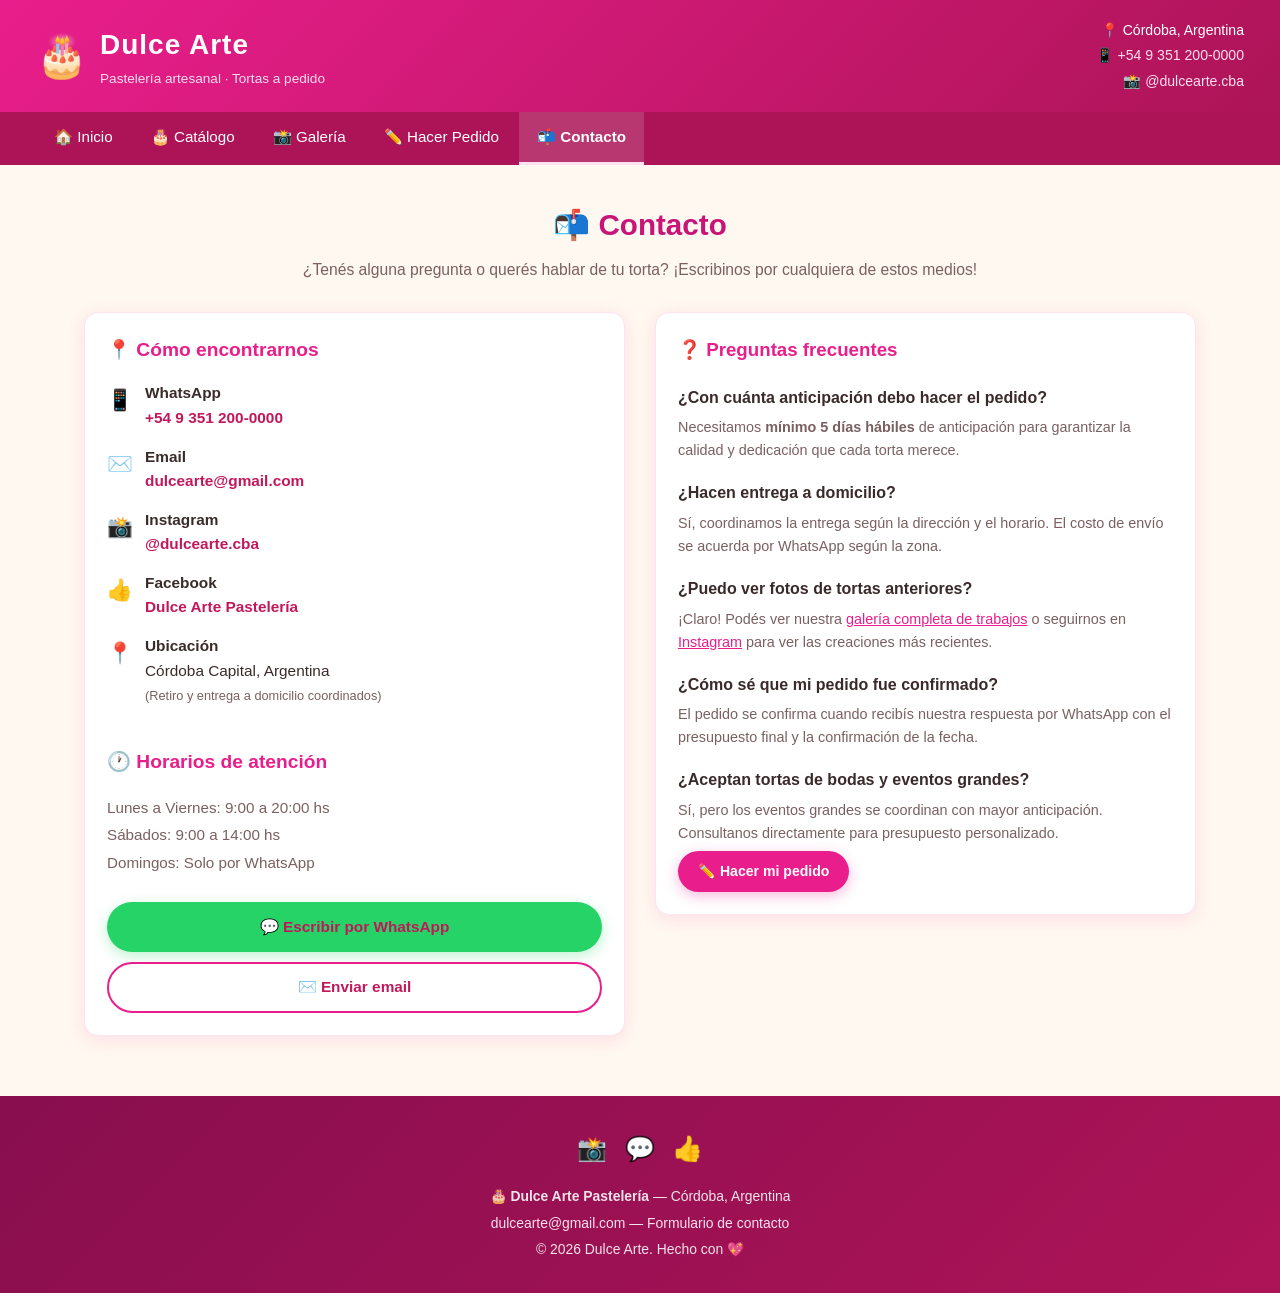
<file: contacto.html>
<!DOCTYPE html>
<html lang="es">
<head>
  <meta charset="UTF-8" />
  <meta name="viewport" content="width=device-width, initial-scale=1.0" />
  <title>Contacto — Dulce Arte Pastelería</title>
  <link rel="stylesheet" href="css/estilos.css" />
</head>
<body>

  <header>
    <!-- Logo como enlace — imagen/ícono que vuelve al inicio (Req. TP4) -->
    <a href="index.html" class="logo-link" title="Dulce Arte — Volver al inicio">
      <span class="logo-icon">🎂</span>
      <div class="logo-texto">
        <h1>Dulce Arte</h1>
        <p>Pastelería artesanal · Tortas a pedido</p>
      </div>
    </a>
    <div class="header-contacto">
      <div>📍 Córdoba, Argentina</div>
      <!-- Ruta absoluta externa + nueva pestaña -->
      <div>📱 <a href="https://wa.me/5493512000000" target="_blank" rel="noopener">+54 9 351 200-0000</a></div>
      <div>📸 <a href="https://www.instagram.com" target="_blank" rel="noopener">@dulcearte.cba</a></div>
    </div>
  </header>

  <!-- Menú global consistente — .activo en "Contacto" para indicar ubicación -->
  <nav>
    <a href="index.html">🏠 Inicio</a>
    <a href="catalogo.html">🎂 Catálogo</a>
    <a href="galeria.html">📸 Galería</a>
    <a href="pedido.html">✏️ Hacer Pedido</a>
    <a href="contacto.html" class="activo">📬 Contacto</a>
  </nav>

  <main>

    <div class="seccion-titulo">
      <h2>📬 Contacto</h2>
      <p>¿Tenés alguna pregunta o querés hablar de tu torta? ¡Escribinos por cualquiera de estos medios!</p>
    </div>

    <div class="contacto-grid">

      <!-- INFO DE CONTACTO -->
      <div class="contacto-info card-simple">
        <h3>📍 Cómo encontrarnos</h3>

        <div class="contacto-dato">
          <span class="icono">📱</span>
          <div>
            <strong>WhatsApp</strong><br />
            <!--
              RUTA ABSOLUTA externa + nueva pestaña (Req. TP4)
              Abre WhatsApp con mensaje predefinido
            -->
            <a href="https://wa.me/5493512000000?text=Hola%21+Quiero+consultar+por+una+torta"
               target="_blank" rel="noopener">
              +54 9 351 200-0000
            </a>
          </div>
        </div>

        <div class="contacto-dato">
          <span class="icono">✉️</span>
          <div>
            <strong>Email</strong><br />
            <!--
              ENLACE MAILTO (Req. TP4) — con subject y body predefinidos
              para facilitar el contacto al usuario (principio Krug)
            -->
            <a href="mailto:dulcearte@gmail.com?subject=Consulta%20sobre%20torta&body=Hola%2C%20me%20gustar%C3%ADa%20consultar%20sobre...">
              dulcearte@gmail.com
            </a>
          </div>
        </div>

        <div class="contacto-dato">
          <span class="icono">📸</span>
          <div>
            <strong>Instagram</strong><br />
            <!-- Ruta absoluta externa + nueva pestaña -->
            <a href="https://www.instagram.com" target="_blank" rel="noopener">@dulcearte.cba</a>
          </div>
        </div>

        <div class="contacto-dato">
          <span class="icono">👍</span>
          <div>
            <strong>Facebook</strong><br />
            <!-- Ruta absoluta externa + nueva pestaña -->
            <a href="https://www.facebook.com" target="_blank" rel="noopener">Dulce Arte Pastelería</a>
          </div>
        </div>

        <div class="contacto-dato">
          <span class="icono">📍</span>
          <div>
            <strong>Ubicación</strong><br />
            Córdoba Capital, Argentina<br />
            <small style="color:#7a6060;">(Retiro y entrega a domicilio coordinados)</small>
          </div>
        </div>

        <br />
        <h3>🕐 Horarios de atención</h3>
        <p style="color:#7a6060; font-size:0.95rem; line-height:1.8;">
          Lunes a Viernes: 9:00 a 20:00 hs<br />
          Sábados: 9:00 a 14:00 hs<br />
          Domingos: Solo por WhatsApp
        </p>

        <br />

        <!-- Botones de contacto rápido (simulación de botón con <a>) -->
        <div style="display:flex; flex-direction:column; gap:10px;">
          <!--
            SIMULACIÓN DE BOTÓN CON ENLACE (Req. TP4):
            .btn + .btn-whatsapp aplican display:inline-block,
            padding, background-color, text-decoration:none
          -->
          <a href="https://wa.me/5493512000000?text=Hola%21+Quiero+consultar+por+una+torta"
             target="_blank" rel="noopener" class="btn btn-whatsapp" style="text-align:center;">
            💬 Escribir por WhatsApp
          </a>

          <!--
            ENLACE MAILTO (Req. TP4) — estilizado como botón
          -->
          <a href="mailto:dulcearte@gmail.com?subject=Consulta%20sobre%20torta&body=Hola%2C%20me%20gustar%C3%ADa%20consultar%20sobre..."
             class="btn btn-outline" style="text-align:center;">
            ✉️ Enviar email
          </a>
        </div>
      </div>

      <!-- PREGUNTAS FRECUENTES -->
      <div class="card-simple">
        <h3 style="color:#e91e8c; margin-bottom:20px;">❓ Preguntas frecuentes</h3>

        <h3 style="font-size:1rem; color:#3a2a2a; margin-bottom:6px;">
          ¿Con cuánta anticipación debo hacer el pedido?
        </h3>
        <p style="color:#7a6060; font-size:0.9rem; margin-bottom:18px; line-height:1.6;">
          Necesitamos <strong>mínimo 5 días hábiles</strong> de anticipación para garantizar
          la calidad y dedicación que cada torta merece.
        </p>

        <h3 style="font-size:1rem; color:#3a2a2a; margin-bottom:6px;">
          ¿Hacen entrega a domicilio?
        </h3>
        <p style="color:#7a6060; font-size:0.9rem; margin-bottom:18px; line-height:1.6;">
          Sí, coordinamos la entrega según la dirección y el horario. El costo de envío
          se acuerda por WhatsApp según la zona.
        </p>

        <h3 style="font-size:1rem; color:#3a2a2a; margin-bottom:6px;">
          ¿Puedo ver fotos de tortas anteriores?
        </h3>
        <p style="color:#7a6060; font-size:0.9rem; margin-bottom:18px; line-height:1.6;">
          ¡Claro! Podés ver nuestra
          <!-- Ruta relativa interna -->
          <a href="galeria.html">galería completa de trabajos</a>
          o seguirnos en
          <a href="https://www.instagram.com" target="_blank" rel="noopener">Instagram</a>
          para ver las creaciones más recientes.
        </p>

        <h3 style="font-size:1rem; color:#3a2a2a; margin-bottom:6px;">
          ¿Cómo sé que mi pedido fue confirmado?
        </h3>
        <p style="color:#7a6060; font-size:0.9rem; margin-bottom:18px; line-height:1.6;">
          El pedido se confirma cuando recibís nuestra respuesta por WhatsApp con el
          presupuesto final y la confirmación de la fecha.
        </p>

        <h3 style="font-size:1rem; color:#3a2a2a; margin-bottom:6px;">
          ¿Aceptan tortas de bodas y eventos grandes?
        </h3>
        <p style="color:#7a6060; font-size:0.9rem; margin-bottom:6px; line-height:1.6;">
          Sí, pero los eventos grandes se coordinan con mayor anticipación.
          Consultanos directamente para presupuesto personalizado.
        </p>
        <a href="pedido.html" class="btn btn-rosa" style="font-size:0.88rem; padding:9px 20px;">
          ✏️ Hacer mi pedido
        </a>
      </div>

    </div>

  </main>

  <footer>
    <div class="footer-redes">
      <a href="https://www.instagram.com" target="_blank" rel="noopener">📸</a>
      <a href="https://wa.me/5493512000000" target="_blank" rel="noopener">💬</a>
      <a href="https://www.facebook.com" target="_blank" rel="noopener">👍</a>
    </div>
    <p>
      🎂 <strong>Dulce Arte Pastelería</strong> &mdash; Córdoba, Argentina<br />
      <!-- ENLACE MAILTO en el footer (Req. TP4) -->
      <a href="mailto:dulcearte@gmail.com">dulcearte@gmail.com</a> &mdash;
      <a href="contacto.html">Formulario de contacto</a><br />
      &copy; 2026 Dulce Arte. Hecho con 💖
    </p>
  </footer>

  <script src="js/pedidos.js"></script>
</body>
</html>
</file>
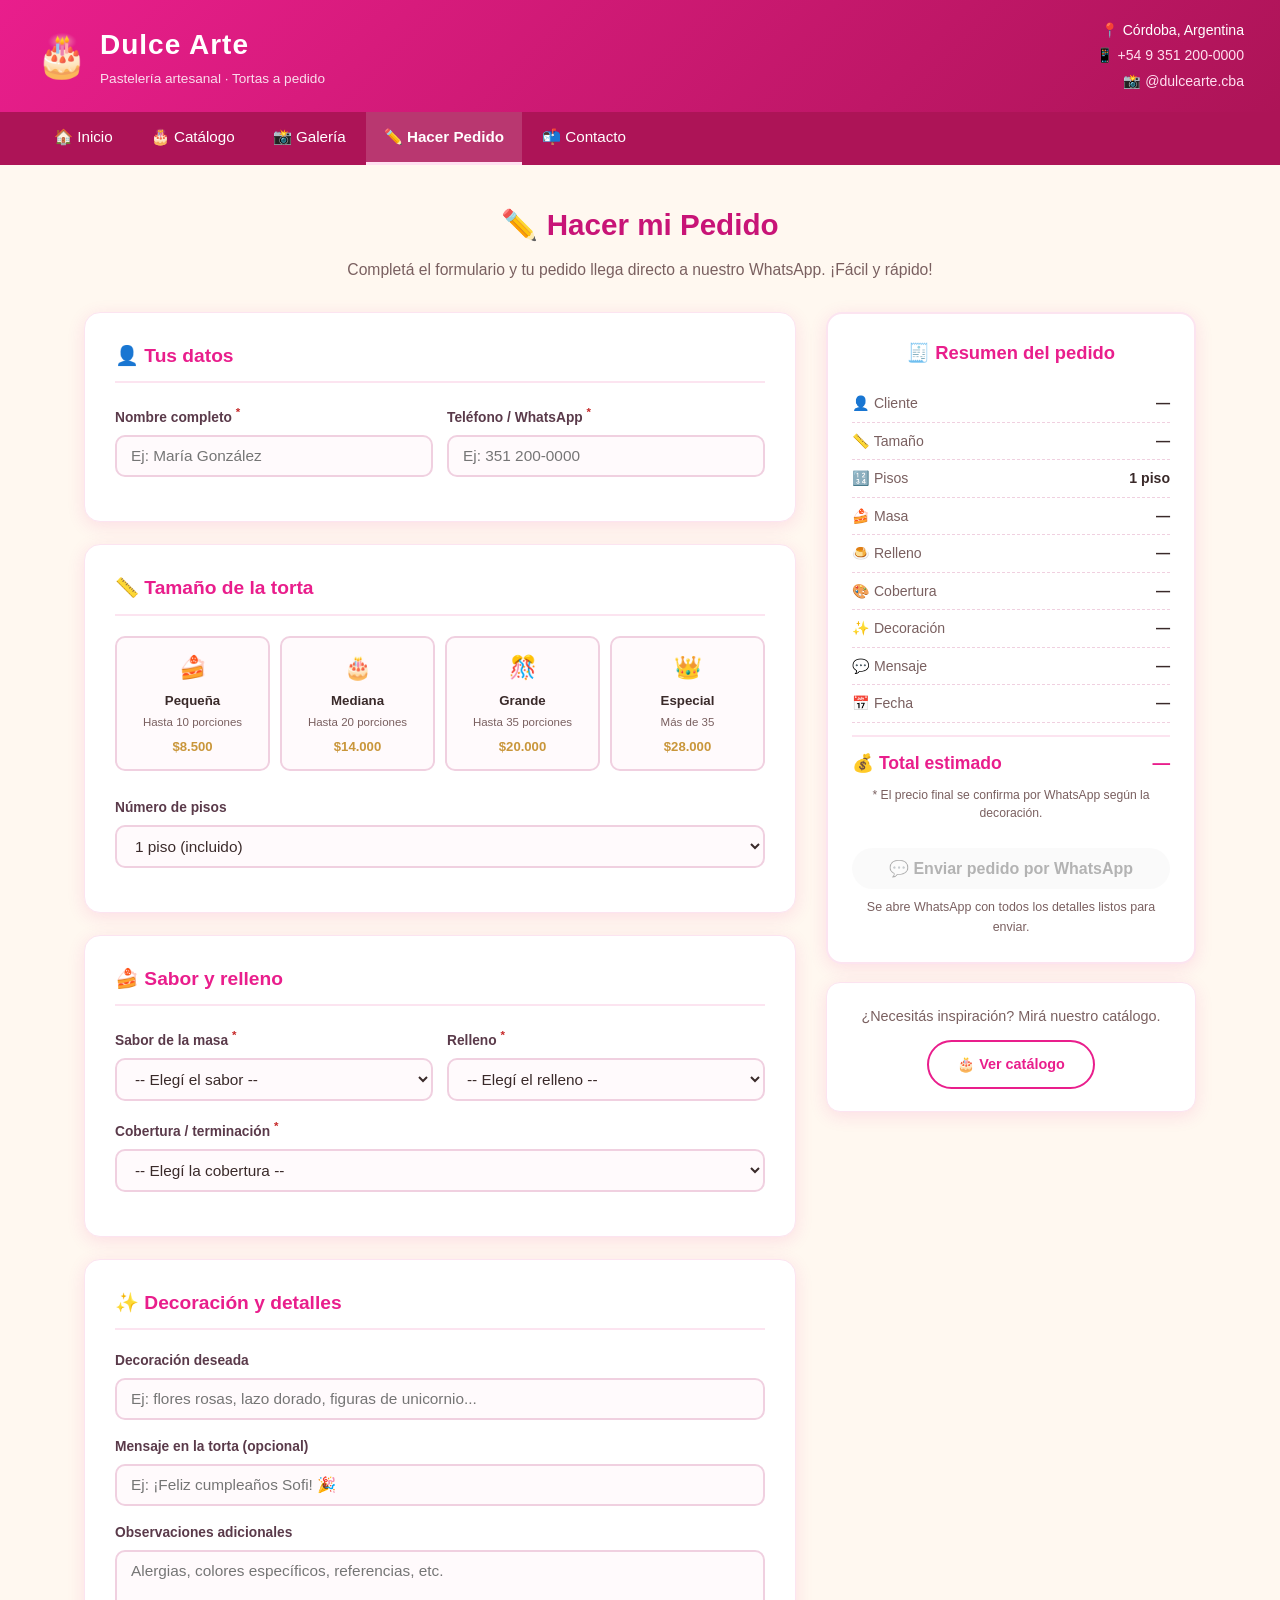
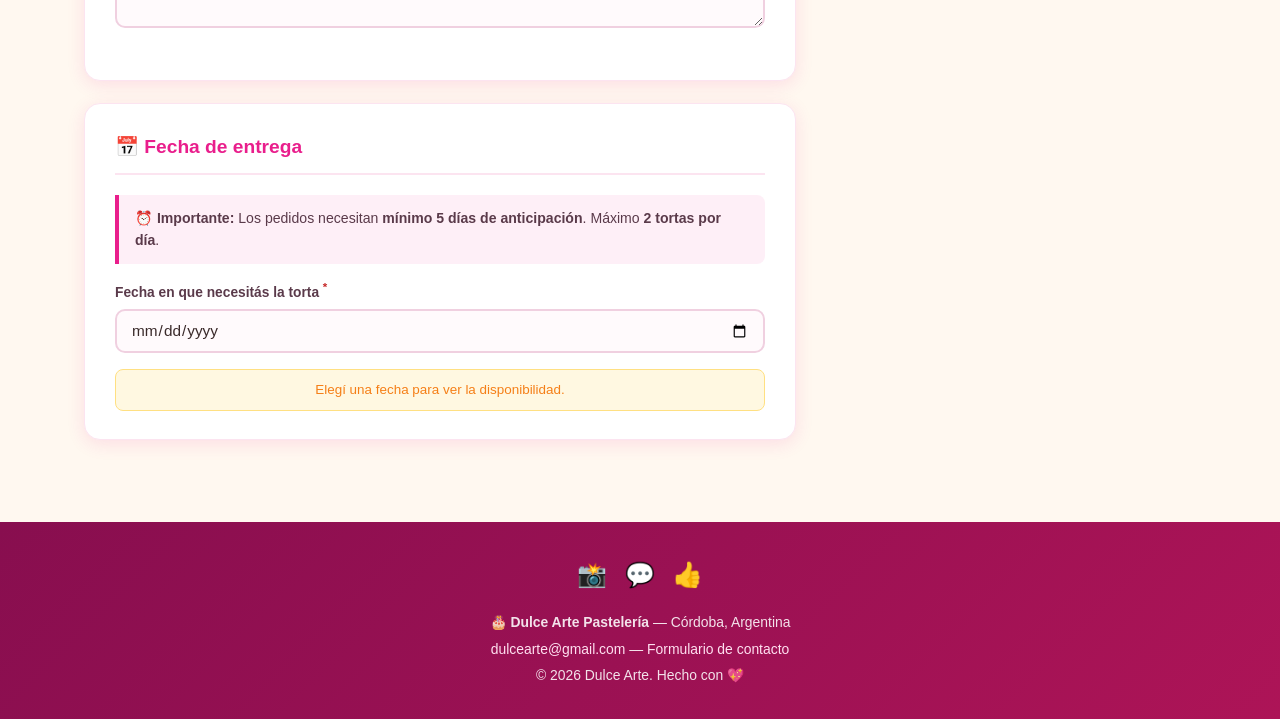
<file: pedido.html>
<!DOCTYPE html>
<html lang="es">
<head>
  <meta charset="UTF-8" />
  <meta name="viewport" content="width=device-width, initial-scale=1.0" />
  <title>Hacer Pedido — Dulce Arte Pastelería</title>
  <link rel="stylesheet" href="css/estilos.css" />
</head>
<body>

  <header>
    <a href="index.html" class="logo-link" title="Dulce Arte — Volver al inicio">
      <span class="logo-icon">🎂</span>
      <div class="logo-texto">
        <h1>Dulce Arte</h1>
        <p>Pastelería artesanal · Tortas a pedido</p>
      </div>
    </a>
    <div class="header-contacto">
      <div>📍 Córdoba, Argentina</div>
      <div>📱 <a href="https://wa.me/5493512000000" target="_blank" rel="noopener">+54 9 351 200-0000</a></div>
      <div>📸 <a href="https://www.instagram.com" target="_blank" rel="noopener">@dulcearte.cba</a></div>
    </div>
  </header>

  <nav>
    <a href="index.html">🏠 Inicio</a>
    <a href="catalogo.html">🎂 Catálogo</a>
    <a href="galeria.html">📸 Galería</a>
    <a href="pedido.html" class="activo">✏️ Hacer Pedido</a>
    <a href="contacto.html">📬 Contacto</a>
  </nav>

  <main>

    <div class="seccion-titulo">
      <h2>✏️ Hacer mi Pedido</h2>
      <p>Completá el formulario y tu pedido llega directo a nuestro WhatsApp. ¡Fácil y rápido!</p>
    </div>

    <div class="pedido-wrapper">

      <!-- FORMULARIO PRINCIPAL -->
      <div>
        <form id="form-pedido" onsubmit="return false;">

          <!-- DATOS DEL CLIENTE -->
          <div class="form-card">
            <h3>👤 Tus datos</h3>
            <div class="campos-dobles">
              <div class="campo-grupo" id="grupo-nombre">
                <label for="nombre-cliente">Nombre completo <sup style="color:#c62828;">*</sup></label>
                <input type="text" id="nombre-cliente" name="nombre-cliente"
                       placeholder="Ej: María González" autocomplete="name" />
                <span class="campo-error">Ingresá tu nombre (mínimo 2 caracteres).</span>
              </div>
              <div class="campo-grupo" id="grupo-telefono">
                <label for="telefono">Teléfono / WhatsApp <sup style="color:#c62828;">*</sup></label>
                <input type="tel" id="telefono" name="telefono"
                       placeholder="Ej: 351 200-0000" autocomplete="tel" />
                <span class="campo-error">Ingresá un teléfono válido.</span>
              </div>
            </div>
          </div>

          <!-- TAMAÑO -->
          <div class="form-card">
            <h3>📏 Tamaño de la torta</h3>
            <div class="opciones-tamanio" id="grupo-tamanio">
              <label>
                <input type="radio" name="tamanio" value="pequena" />
                <span class="tamanio-box">
                  <span class="tam-icon">🍰</span>
                  <span class="tam-nombre">Pequeña</span>
                  <span class="tam-porciones">Hasta 10 porciones</span>
                  <span class="tam-precio">$8.500</span>
                </span>
              </label>
              <label>
                <input type="radio" name="tamanio" value="mediana" />
                <span class="tamanio-box">
                  <span class="tam-icon">🎂</span>
                  <span class="tam-nombre">Mediana</span>
                  <span class="tam-porciones">Hasta 20 porciones</span>
                  <span class="tam-precio">$14.000</span>
                </span>
              </label>
              <label>
                <input type="radio" name="tamanio" value="grande" />
                <span class="tamanio-box">
                  <span class="tam-icon">🎊</span>
                  <span class="tam-nombre">Grande</span>
                  <span class="tam-porciones">Hasta 35 porciones</span>
                  <span class="tam-precio">$20.000</span>
                </span>
              </label>
              <label>
                <input type="radio" name="tamanio" value="especial" />
                <span class="tamanio-box">
                  <span class="tam-icon">👑</span>
                  <span class="tam-nombre">Especial</span>
                  <span class="tam-porciones">Más de 35</span>
                  <span class="tam-precio">$28.000</span>
                </span>
              </label>
            </div>
            <br />
            <div class="campo-grupo">
              <label for="pisos">Número de pisos</label>
              <select id="pisos" name="pisos">
                <option value="1">1 piso (incluido)</option>
                <option value="2">2 pisos (+$5.000)</option>
                <option value="3">3 pisos (+$12.000)</option>
              </select>
            </div>
          </div>

          <!-- SABOR Y RELLENO -->
          <div class="form-card">
            <h3>🍰 Sabor y relleno</h3>
            <div class="campos-dobles">
              <div class="campo-grupo" id="grupo-sabor">
                <label for="sabor">Sabor de la masa <sup style="color:#c62828;">*</sup></label>
                <select id="sabor" name="sabor">
                  <option value="">-- Elegí el sabor --</option>
                  <option value="vainilla">Vainilla clásica</option>
                  <option value="chocolate">Chocolate</option>
                  <option value="limon">Limón</option>
                  <option value="zanahoria">Zanahoria</option>
                  <option value="red-velvet">Red Velvet</option>
                  <option value="margarita">Mármol (vainilla y chocolate)</option>
                  <option value="banana">Banana</option>
                  <option value="coco">Coco</option>
                </select>
                <span class="campo-error">Elegí el sabor de la masa.</span>
              </div>
              <div class="campo-grupo" id="grupo-relleno">
                <label for="relleno">Relleno <sup style="color:#c62828;">*</sup></label>
                <select id="relleno" name="relleno">
                  <option value="">-- Elegí el relleno --</option>
                  <option value="dulce-leche">Dulce de leche</option>
                  <option value="chocolate">Ganache de chocolate</option>
                  <option value="vainilla-crema">Crema pastelera de vainilla</option>
                  <option value="frutillas">Crema y frutillas (+$500)</option>
                  <option value="limon">Crema de limón (+$500)</option>
                  <option value="nutella">Nutella (+$800)</option>
                  <option value="cheesecake">Cheesecake (+$800)</option>
                  <option value="tiramisú">Tiramisú (+$1.000)</option>
                </select>
                <span class="campo-error">Elegí el relleno.</span>
              </div>
            </div>
            <div class="campo-grupo" id="grupo-cobertura">
              <label for="cobertura">Cobertura / terminación <sup style="color:#c62828;">*</sup></label>
              <select id="cobertura" name="cobertura">
                <option value="">-- Elegí la cobertura --</option>
                <option value="fondant">Fondant liso (+$1.500) — Ideal para decoraciones temáticas</option>
                <option value="buttercream">Buttercream (+$800) — Suave y decorativa</option>
                <option value="ganache">Ganache de chocolate (+$1.000)</option>
                <option value="merengue">Merengue suizo (+$600) — Clásico y elegante</option>
                <option value="chocolate-espejo">Chocolate espejo (+$1.200)</option>
              </select>
              <span class="campo-error">Elegí la cobertura.</span>
            </div>
          </div>

          <!-- DECORACIÓN -->
          <div class="form-card">
            <h3>✨ Decoración y detalles</h3>
            <div class="campo-grupo">
              <label for="decoracion">Decoración deseada</label>
              <input type="text" id="decoracion" name="decoracion"
                     placeholder="Ej: flores rosas, lazo dorado, figuras de unicornio..." />
            </div>
            <div class="campo-grupo">
              <label for="mensaje-torta">Mensaje en la torta (opcional)</label>
              <input type="text" id="mensaje-torta" name="mensaje-torta"
                     placeholder="Ej: ¡Feliz cumpleaños Sofi! 🎉" maxlength="50" />
            </div>
            <div class="campo-grupo">
              <label for="observaciones">Observaciones adicionales</label>
              <textarea id="observaciones" name="observaciones"
                        placeholder="Alergias, colores específicos, referencias, etc."></textarea>
            </div>
          </div>

          <!-- FECHA -->
          <div class="form-card">
            <h3>📅 Fecha de entrega</h3>
            <div class="aviso-info">
              ⏰ <strong>Importante:</strong> Los pedidos necesitan <strong>mínimo 5 días de anticipación</strong>.
              Máximo <strong>2 tortas por día</strong>.
            </div>
            <div class="campo-grupo" id="grupo-fecha-entrega">
              <label for="fecha-entrega">Fecha en que necesitás la torta <sup style="color:#c62828;">*</sup></label>
              <input type="date" id="fecha-entrega" name="fecha-entrega" />
              <span class="campo-error">Elegí una fecha válida.</span>
            </div>
            <div id="disponibilidad-aviso" class="disponibilidad-aviso vacio">
              Elegí una fecha para ver la disponibilidad.
            </div>
          </div>

        </form>
      </div>

      <!-- RESUMEN -->
      <div>
        <div class="resumen-card">
          <h3>🧾 Resumen del pedido</h3>
          <div class="resumen-linea"><span class="etiqueta">👤 Cliente</span><span class="valor" id="res-nombre">—</span></div>
          <div class="resumen-linea"><span class="etiqueta">📏 Tamaño</span><span class="valor" id="res-tamanio">—</span></div>
          <div class="resumen-linea"><span class="etiqueta">🔢 Pisos</span><span class="valor" id="res-pisos">—</span></div>
          <div class="resumen-linea"><span class="etiqueta">🍰 Masa</span><span class="valor" id="res-sabor">—</span></div>
          <div class="resumen-linea"><span class="etiqueta">🍮 Relleno</span><span class="valor" id="res-relleno">—</span></div>
          <div class="resumen-linea"><span class="etiqueta">🎨 Cobertura</span><span class="valor" id="res-cobertura">—</span></div>
          <div class="resumen-linea"><span class="etiqueta">✨ Decoración</span><span class="valor" id="res-decoracion">—</span></div>
          <div class="resumen-linea"><span class="etiqueta">💬 Mensaje</span><span class="valor" id="res-mensaje">—</span></div>
          <div class="resumen-linea"><span class="etiqueta">📅 Fecha</span><span class="valor" id="res-fecha">—</span></div>
          <div class="resumen-total">
            <span>💰 Total estimado</span>
            <span id="res-total">—</span>
          </div>
          <p style="font-size:0.76rem; color:#7a6060; margin-top:9px; text-align:center; line-height:1.5;">
            * El precio final se confirma por WhatsApp según la decoración.
          </p>
          <br />
          <!--
            BOTÓN SIMULADO CON ENLACE — el <button> también actúa con
            display:block + padding + background en el CSS (.btn-whatsapp)
          -->
          <button id="btn-enviar-pedido" class="btn btn-whatsapp" style="width:100%; font-size:1rem;" disabled>
            💬 Enviar pedido por WhatsApp
          </button>
          <p style="font-size:0.78rem; color:#7a6060; text-align:center; margin-top:9px;">
            Se abre WhatsApp con todos los detalles listos para enviar.
          </p>
        </div>

        <!-- Ver catálogo para inspirarse -->
        <div class="card-simple" style="margin-top:18px; text-align:center;">
          <p style="font-size:0.9rem; color:#7a6060; margin-bottom:12px;">
            ¿Necesitás inspiración? Mirá nuestro catálogo.
          </p>
          <!-- Ruta relativa interna -->
          <a href="catalogo.html" class="btn btn-outline" style="font-size:0.9rem;">🎂 Ver catálogo</a>
        </div>
      </div>

    </div>

  </main>

  <!-- Modal éxito -->
  <div id="modal-exito" class="modal-overlay">
    <div class="modal-box">
      <div class="modal-icon">🎉</div>
      <h3>¡Pedido enviado!</h3>
      <p>
        Tu pedido fue enviado a nuestro WhatsApp.
        <strong>Vamos a confirmarlo a la brevedad.</strong><br /><br />
        El pedido queda confirmado una vez que recibas nuestra respuesta.
      </p>
      <button id="modal-cerrar" class="btn btn-rosa" style="width:100%;">¡Perfecto, gracias!</button>
    </div>
  </div>

  <footer>
    <div class="footer-redes">
      <a href="https://www.instagram.com" target="_blank" rel="noopener">📸</a>
      <a href="https://wa.me/5493512000000" target="_blank" rel="noopener">💬</a>
      <a href="https://www.facebook.com" target="_blank" rel="noopener">👍</a>
    </div>
    <p>🎂 <strong>Dulce Arte Pastelería</strong> &mdash; Córdoba, Argentina<br />
    <a href="mailto:dulcearte@gmail.com">dulcearte@gmail.com</a> &mdash;
    <a href="contacto.html">Formulario de contacto</a><br />
    &copy; 2026 Dulce Arte. Hecho con 💖</p>
  </footer>

  <script src="js/pedidos.js"></script>
</body>
</html>
</file>
<file: css/estilos.css>
/* =====================================================
   Dulce Arte Pastelería — TP4: Navegación y UX
   Laboratorio de Programación - 6° G
   =====================================================

   PALETA DE COLORES (armónica, base rosa pastel):
   --rosa-fuerte:  #c2185b   (énfasis, activos)
   --rosa:         #e91e8c   (principal)
   --rosa-claro:   #fce4f0   (fondos suaves)
   --dorado:       #c9963a   (precios, detalles)
   --crema:        #fff8f0   (fondo general)
   --texto:        #3a2a2a   (texto principal)
   --texto-suave:  #7a6060   (texto secundario)
   ===================================================== */

/* ── RESET ── */
* {
  box-sizing: border-box;
  margin: 0;
  padding: 0;
}

/* ── VARIABLES CSS ── */
:root {
  --rosa-fuerte: #c2185b;
  --rosa:        #e91e8c;
  --rosa-hover:  #ad1457;
  --rosa-claro:  #fce4f0;
  --dorado:      #c9963a;
  --crema:       #fff8f0;
  --gris-suave:  #f5f5f5;
  --texto:       #3a2a2a;
  --texto-suave: #7a6060;
  --sombra:      0 4px 18px rgba(233, 30, 140, 0.12);
}

/* ── BODY ── */
body {
  font-family: 'Segoe UI', Arial, sans-serif;
  font-size: 16px;
  /* Color con hexadecimal */
  background-color: #fff8f0;
  color: #3a2a2a;
  line-height: 1.6;
}

/* ==============================================
   ESTADOS DE LOS ENLACES — Requisito TP4
   Se definen TODOS los pseudo-selectores:
   :link, :visited, :hover, :active
   ============================================== */

/* Estado :link — enlace no visitado */
a:link {
  color: #e91e8c;
  text-decoration: underline;
  transition: color 0.2s ease, background-color 0.2s ease;
}

/* Estado :visited — enlace ya visitado */
a:visited {
  /* Color con RGB — ligeramente más apagado para indicar "ya visitado" */
  color: rgb(150, 30, 100);
  text-decoration: underline;
}

/* Estado :hover — al pasar el mouse encima (feedback visual claro) */
a:hover {
  /* Color con HSL */
  color: hsl(330, 80%, 35%);
  text-decoration: none;
  /* Fondo suave con RGBA — "ilumina" el link al pasar */
  background-color: rgba(233, 30, 140, 0.08);
  border-radius: 3px;
}

/* Estado :active — al hacer clic */
a:active {
  color: #7b0037;
  text-decoration: none;
}

/* ── HEADER ── */
header {
  /* Gradiente con hexadecimales */
  background: linear-gradient(135deg, #e91e8c 0%, #ad1457 100%);
  color: white;
  padding: 18px 36px;
  display: flex;                /* Flexbox: logo a la izquierda, contacto a la derecha */
  align-items: center;
  justify-content: space-between;
  box-shadow: 0 3px 12px rgba(0, 0, 0, 0.18);
}

/* Logo como enlace — resetea los colores del <a> dentro del header */
.logo-link {
  display: flex;
  align-items: center;
  gap: 12px;
  text-decoration: none;         /* Sin subrayado en el logo */
  color: white;                  /* Sobreescribe el color :link global */
}

.logo-link:link,
.logo-link:visited {
  color: white;
  background-color: transparent;
  text-decoration: none;
}

.logo-link:hover {
  color: #ffe0f0;
  background-color: transparent;
  text-decoration: none;
  opacity: 0.9;
}

.logo-link:active {
  color: #ffc0d8;
  background-color: transparent;
}

.logo-icon {
  font-size: 2.6rem;
}

.logo-texto h1 {
  font-size: 1.75rem;
  font-weight: 700;
  letter-spacing: 1px;
}

.logo-texto p {
  font-size: 0.85rem;
  /* Color con RGBA */
  color: rgba(255, 255, 255, 0.85);
}

/* Contacto en el header */
.header-contacto {
  text-align: right;
  font-size: 0.88rem;
  line-height: 1.8;
}

/* Links dentro del header contacto */
.header-contacto a:link,
.header-contacto a:visited {
  color: #ffe0f0;
  background-color: transparent;
  text-decoration: none;
}

.header-contacto a:hover {
  color: white;
  text-decoration: underline;
  background-color: transparent;
}

/* ── NAVEGACIÓN ── */
nav {
  background-color: #ad1457;
  padding: 0 36px;
  display: flex;
  align-items: center;
  gap: 2px;
}

/* Links del menú — sobrescriben los estilos globales de <a> */
nav a:link,
nav a:visited {
  color: white;
  text-decoration: none;
  background-color: transparent;
  padding: 13px 18px;
  display: inline-block;
  font-size: 0.95rem;
  border-bottom: 3px solid transparent;
  transition: background-color 0.2s ease, border-color 0.2s ease;
}

/* Feedback visual en hover del menú — el usuario sabe que es clickeable */
nav a:hover {
  color: white;
  background-color: rgba(255, 255, 255, 0.18);
  border-radius: 0;
  text-decoration: none;
}

nav a:active {
  background-color: rgba(255, 255, 255, 0.35);
  color: white;
}

/* "Usted está aquí" — Principio de Krug */
nav a.activo {
  border-bottom: 3px solid #ffe0f0;
  font-weight: 700;
  background-color: rgba(255, 255, 255, 0.15);
}

/* ── CONTENIDO PRINCIPAL ── */
main {
  max-width: 1160px;
  margin: 0 auto;
  /* Margin shorthand: top right bottom left */
  padding: 36px 24px 60px;
}

/* ── HERO ── */
.hero {
  background: linear-gradient(135deg, #fce4f0 0%, #fff8f0 100%);
  padding: 56px 36px;
  text-align: center;
  border-bottom: 2px solid #f8bbd9;
  margin-bottom: 0;
}

.hero h2 {
  font-size: 2.3rem;
  color: #e91e8c;
  margin-bottom: 12px;
}

.hero p {
  font-size: 1.05rem;
  color: #7a6060;
  max-width: 540px;
  margin: 0 auto 28px;
}

.hero-btns {
  display: flex;
  gap: 14px;
  justify-content: center;
  flex-wrap: wrap;
}

/* ==============================================
   SIMULACIÓN DE BOTONES CON ENLACES — Req. TP4
   display: inline-block + padding + background
   + text-decoration: none
   ============================================== */
.btn {
  display: inline-block;          /* Permite padding/margin como bloque */
  padding: 11px 28px;             /* Espacio interior (box model) */
  border-radius: 30px;
  border: none;
  cursor: pointer;
  font-size: 0.96rem;
  font-weight: 600;
  text-decoration: none;          /* Elimina el subrayado de enlace */
  transition: all 0.2s ease;
  font-family: inherit;
}

/* Botón rosa principal */
.btn-rosa:link,
.btn-rosa:visited {
  background-color: #e91e8c;
  color: white;
  text-decoration: none;
  box-shadow: 0 4px 14px rgba(233, 30, 140, 0.30);
}

.btn-rosa:hover {
  background-color: #ad1457;
  color: white;
  text-decoration: none;
  transform: translateY(-2px);
  box-shadow: 0 6px 18px rgba(233, 30, 140, 0.40);
  background-image: none;        /* Anula el fondo RGBA del hover global */
}

.btn-rosa:active {
  background-color: #7b0037;
  color: white;
  text-decoration: none;
  transform: translateY(0);
}

/* Botón contorno */
.btn-outline:link,
.btn-outline:visited {
  background-color: white;
  color: #e91e8c;
  border: 2px solid #e91e8c;
  text-decoration: none;
}

.btn-outline:hover {
  background-color: #fce4f0;
  color: #ad1457;
  text-decoration: none;
}

.btn-outline:active {
  background-color: #f8bbd9;
  color: #7b0037;
  text-decoration: none;
}

/* Botón WhatsApp */
.btn-whatsapp:link,
.btn-whatsapp:visited {
  background-color: #25d366;
  color: white;
  text-decoration: none;
  padding: 13px 30px;
  box-shadow: 0 4px 14px rgba(37, 211, 102, 0.30);
}

.btn-whatsapp:hover {
  background-color: #1ebe5d;
  color: white;
  text-decoration: none;
  transform: translateY(-2px);
}

.btn-whatsapp:active {
  background-color: #17a84d;
  color: white;
  text-decoration: none;
}

/* ── SECCIÓN TÍTULO ── */
.seccion-titulo {
  text-align: center;
  margin-bottom: 30px;
}

.seccion-titulo h2 {
  font-size: 1.85rem;
  /* Color con HSL */
  color: hsl(327, 82%, 43%);
  margin-bottom: 8px;
}

.seccion-titulo p {
  color: #7a6060;
  font-size: 0.98rem;
}

/* ── CARDS DEL CATÁLOGO ── */
.catalogo-grid {
  display: grid;
  grid-template-columns: repeat(auto-fill, minmax(280px, 1fr));
  gap: 24px;
  margin-bottom: 40px;
}

.torta-card {
  background: white;
  border-radius: 16px;
  overflow: hidden;
  box-shadow: var(--sombra);
  border: 1px solid #fce4f0;
  transition: transform 0.22s, box-shadow 0.22s;
}

.torta-card:hover {
  transform: translateY(-5px);
  box-shadow: 0 10px 30px rgba(233, 30, 140, 0.20);
}

.torta-card img {
  width: 100%;
  height: 210px;
  object-fit: cover;
  display: block;
}

.torta-card-info {
  padding: 16px 18px;
}

.torta-card-info h3 {
  color: #3a2a2a;
  font-size: 1.08rem;
  margin-bottom: 7px;
}

.tag {
  display: inline-block;
  background: #fce4f0;
  color: #e91e8c;
  font-size: 0.74rem;
  font-weight: 700;
  padding: 3px 10px;
  border-radius: 12px;
  margin-right: 4px;
  margin-bottom: 8px;
}

.torta-card-info p {
  font-size: 0.87rem;
  color: #7a6060;
  margin-bottom: 12px;
  line-height: 1.5;
}

.precio {
  font-size: 1.12rem;
  font-weight: 700;
  /* Color con RGB */
  color: rgb(201, 150, 58);
  margin-bottom: 12px;
}

/* ── FILTROS ── */
.filtros {
  display: flex;
  gap: 10px;
  flex-wrap: wrap;
  justify-content: center;
  margin-bottom: 26px;
}

.filtro-btn {
  padding: 7px 18px;
  border-radius: 20px;
  border: 2px solid #e91e8c;
  background: white;
  color: #e91e8c;
  cursor: pointer;
  font-size: 0.87rem;
  font-weight: 600;
  transition: all 0.18s;
  font-family: inherit;
}

.filtro-btn:hover,
.filtro-btn.activo {
  background: #e91e8c;
  color: white;
}

/* ── GALERÍA ── */
.galeria-grid {
  display: grid;
  grid-template-columns: repeat(auto-fill, minmax(210px, 1fr));
  gap: 14px;
}

.galeria-item {
  border-radius: 12px;
  overflow: hidden;
  aspect-ratio: 1;
  cursor: pointer;
  position: relative;
  box-shadow: 0 3px 10px rgba(0, 0, 0, 0.12);
  transition: transform 0.2s;
}

.galeria-item:hover {
  transform: scale(1.03);
}

.galeria-item img {
  width: 100%;
  height: 100%;
  object-fit: cover;
  display: block;
}

.galeria-item .overlay {
  position: absolute;
  inset: 0;
  background: rgba(233, 30, 140, 0.55);
  color: white;
  display: flex;
  align-items: center;
  justify-content: center;
  font-size: 0.95rem;
  font-weight: 600;
  opacity: 0;
  transition: opacity 0.2s;
  padding: 10px;
  text-align: center;
}

.galeria-item:hover .overlay {
  opacity: 1;
}

/* ── LIGHTBOX ── */
.lightbox {
  display: none;
  position: fixed;
  inset: 0;
  background: rgba(0, 0, 0, 0.90);
  z-index: 1000;
  align-items: center;
  justify-content: center;
  flex-direction: column;
  padding: 20px;
}

.lightbox.activo {
  display: flex;
}

.lightbox img {
  max-width: 90vw;
  max-height: 76vh;
  border-radius: 12px;
  object-fit: contain;
}

.lightbox-caption {
  color: white;
  margin-top: 14px;
  font-size: 0.98rem;
  text-align: center;
}

.lightbox-cerrar {
  position: absolute;
  top: 18px;
  right: 26px;
  background: none;
  border: none;
  color: white;
  font-size: 2.6rem;
  cursor: pointer;
  line-height: 1;
}

.lightbox-nav {
  position: absolute;
  top: 50%;
  transform: translateY(-50%);
  background: rgba(255, 255, 255, 0.15);
  border: none;
  color: white;
  font-size: 2rem;
  cursor: pointer;
  padding: 10px 16px;
  border-radius: 8px;
  transition: background 0.2s;
}

.lightbox-nav:hover {
  background: rgba(255, 255, 255, 0.30);
}

.lightbox-prev { left: 14px; }
.lightbox-next { right: 14px; }

/* ── FORMULARIO DE PEDIDO ── */
.pedido-wrapper {
  display: grid;
  grid-template-columns: 1fr 370px;
  gap: 30px;
  align-items: start;
}

.form-card {
  background: white;
  border-radius: 16px;
  /* Box model: padding + border */
  padding: 28px 30px;
  border: 1px solid #fce4f0;
  box-shadow: var(--sombra);
  margin-bottom: 22px;
}

.form-card h3 {
  color: #e91e8c;
  font-size: 1.2rem;
  margin-bottom: 20px;
  padding-bottom: 10px;
  border-bottom: 2px solid #fce4f0;
}

.campo-grupo {
  margin-bottom: 16px;
}

.campo-grupo label {
  display: block;
  font-size: 0.86rem;
  font-weight: 700;
  color: #5a3a4a;
  margin-bottom: 6px;
}

.campo-grupo input,
.campo-grupo select,
.campo-grupo textarea {
  width: 100%;
  padding: 10px 14px;
  border: 2px solid #f0d0e0;
  border-radius: 10px;
  font-size: 0.96rem;
  font-family: inherit;
  color: #3a2a2a;
  background: #fffafc;
  transition: border-color 0.2s;
}

.campo-grupo input:focus,
.campo-grupo select:focus,
.campo-grupo textarea:focus {
  outline: none;
  border-color: #e91e8c;
  background: white;
}

.campo-grupo textarea {
  resize: vertical;
  min-height: 78px;
}

.campos-dobles {
  display: grid;
  grid-template-columns: 1fr 1fr;
  gap: 14px;
}

/* Tamaños radio */
.opciones-tamanio {
  display: grid;
  grid-template-columns: repeat(4, 1fr);
  gap: 10px;
}

.opciones-tamanio input[type="radio"] { display: none; }

.tamanio-box {
  border: 2px solid #f0d0e0;
  border-radius: 10px;
  padding: 12px 6px;
  text-align: center;
  background: #fffafc;
  transition: all 0.18s;
  display: block;
  font-size: 0.83rem;
  cursor: pointer;
}

.tamanio-box .tam-icon    { font-size: 1.4rem; display: block; margin-bottom: 4px; }
.tamanio-box .tam-nombre  { font-weight: 700; display: block; color: #3a2a2a; }
.tamanio-box .tam-porciones { font-size: 0.72rem; color: #7a6060; }
.tamanio-box .tam-precio  { font-size: 0.82rem; font-weight: 700; color: #c9963a; margin-top: 4px; display: block; }

.opciones-tamanio input[type="radio"]:checked + .tamanio-box {
  border-color: #e91e8c;
  background: #fce4f0;
}

/* Resumen del pedido */
.resumen-card {
  background: white;
  border-radius: 16px;
  padding: 24px;
  border: 2px solid #fce4f0;
  box-shadow: var(--sombra);
  position: sticky;
  top: 20px;
}

.resumen-card h3 {
  color: #e91e8c;
  font-size: 1.15rem;
  margin-bottom: 18px;
  text-align: center;
}

.resumen-linea {
  display: flex;
  justify-content: space-between;
  padding: 7px 0;
  border-bottom: 1px dashed #f0d0e0;
  font-size: 0.88rem;
}

.resumen-linea:last-of-type { border-bottom: none; }
.resumen-linea .etiqueta { color: #7a6060; }
.resumen-linea .valor { font-weight: 600; color: #3a2a2a; text-align: right; max-width: 175px; }

.resumen-total {
  margin-top: 12px;
  padding-top: 12px;
  border-top: 2px solid #fce4f0;
  display: flex;
  justify-content: space-between;
  font-size: 1.1rem;
  font-weight: 700;
  color: #e91e8c;
}

.disponibilidad-aviso {
  margin-top: 12px;
  padding: 9px 13px;
  border-radius: 8px;
  font-size: 0.84rem;
  text-align: center;
}

.disponibilidad-aviso.ok    { background: #e8f5e9; color: #2e7d32; border: 1px solid #a5d6a7; }
.disponibilidad-aviso.lleno { background: #ffebee; color: #c62828; border: 1px solid #ef9a9a; }
.disponibilidad-aviso.vacio { background: #fff8e1; color: #f57f17; border: 1px solid #ffe082; }

/* Errores de validación */
.campo-error {
  color: #c62828;
  font-size: 0.78rem;
  margin-top: 4px;
  display: none;
}

.campo-grupo.error input,
.campo-grupo.error select { border-color: #c62828; }
.campo-grupo.error .campo-error { display: block; }

/* ── MODAL ÉXITO ── */
.modal-overlay {
  display: none;
  position: fixed;
  inset: 0;
  background: rgba(0, 0, 0, 0.55);
  z-index: 2000;
  align-items: center;
  justify-content: center;
}

.modal-overlay.activo { display: flex; }

.modal-box {
  background: white;
  border-radius: 20px;
  padding: 38px 34px;
  max-width: 460px;
  width: 90%;
  text-align: center;
  box-shadow: 0 12px 40px rgba(0, 0, 0, 0.22);
}

.modal-box .modal-icon { font-size: 3.2rem; margin-bottom: 14px; }
.modal-box h3 { color: #e91e8c; font-size: 1.5rem; margin-bottom: 10px; }
.modal-box p  { color: #7a6060; line-height: 1.6; margin-bottom: 20px; }

/* ── SOBRE NOSOTRAS ── */
.nosotras-grid {
  display: grid;
  grid-template-columns: 1fr 1fr;
  gap: 32px;
  align-items: center;
  margin-bottom: 44px;
}

.nosotras-texto h3 { color: #e91e8c; font-size: 1.45rem; margin-bottom: 14px; }
.nosotras-texto p  { color: #7a6060; line-height: 1.7; margin-bottom: 12px; }

.nosotras-img {
  border-radius: 18px;
  overflow: hidden;
  box-shadow: 0 6px 24px rgba(233, 30, 140, 0.18);
}

.nosotras-img img {
  width: 100%;
  height: 320px;
  object-fit: cover;
  display: block;
}

/* ── CONTACTO ── */
.contacto-grid {
  display: grid;
  grid-template-columns: 1fr 1fr;
  gap: 30px;
  align-items: start;
}

.contacto-info h3 { color: #e91e8c; margin-bottom: 16px; font-size: 1.2rem; }

/* Links de contacto — sobreescriben globales con estilos específicos */
.contacto-info a:link {
  color: #c2185b;
  font-weight: 600;
  text-decoration: none;
}

.contacto-info a:visited {
  color: #880e4f;
  text-decoration: none;
}

.contacto-info a:hover {
  color: #e91e8c;
  text-decoration: underline;
  background-color: transparent;
}

.contacto-info a:active {
  color: #c2185b;
  text-decoration: underline;
}

.contacto-dato {
  display: flex;
  align-items: flex-start;
  gap: 12px;
  margin-bottom: 14px;
  font-size: 0.96rem;
}

.contacto-dato .icono { font-size: 1.3rem; margin-top: 2px; }

/* ── CARDS GENERALES ── */
.card-simple {
  background: white;
  border-radius: 14px;
  padding: 22px;
  border: 1px solid #fce4f0;
  box-shadow: var(--sombra);
}

/* ── PASO A PASO INICIO ── */
.pasos-grid {
  display: grid;
  grid-template-columns: repeat(auto-fit, minmax(200px, 1fr));
  gap: 18px;
  margin-bottom: 44px;
}

.paso-card {
  background: white;
  border-radius: 14px;
  padding: 22px 18px;
  text-align: center;
  border: 1px solid #fce4f0;
  box-shadow: var(--sombra);
}

.paso-card .paso-num { font-size: 2rem; margin-bottom: 8px; }
.paso-card h3       { color: #e91e8c; margin-bottom: 8px; font-size: 1rem; }
.paso-card p        { font-size: 0.86rem; color: #7a6060; }

/* ── FOOTER ── */
footer {
  background: linear-gradient(135deg, #880e4f 0%, #ad1457 100%);
  color: rgba(255, 255, 255, 0.88);
  text-align: center;
  padding: 30px 24px;
  font-size: 0.87rem;
  line-height: 1.9;
}

.footer-redes {
  display: flex;
  gap: 18px;
  justify-content: center;
  margin-bottom: 12px;
  font-size: 1.5rem;
}

/* Links del footer */
footer a:link,
footer a:visited {
  color: #ffe0f0;
  text-decoration: none;
  background-color: transparent;
}

footer a:hover {
  color: white;
  text-decoration: underline;
  background-color: transparent;
}

footer a:active {
  color: #ffb0d0;
  background-color: transparent;
  text-decoration: underline;
}

/* ── ALERTA / INFO ── */
.aviso-info {
  background: rgba(233, 30, 140, 0.07);
  border-left: 4px solid #e91e8c;
  padding: 12px 16px;
  border-radius: 0 8px 8px 0;
  font-size: 0.88rem;
  margin-bottom: 14px;
  color: #5a3a4a;
}

/* ── RESPONSIVE ── */
@media (max-width: 860px) {
  .pedido-wrapper    { grid-template-columns: 1fr; }
  .nosotras-grid     { grid-template-columns: 1fr; }
  .contacto-grid     { grid-template-columns: 1fr; }
  .opciones-tamanio  { grid-template-columns: repeat(2, 1fr); }
}

@media (max-width: 640px) {
  header              { flex-direction: column; gap: 10px; text-align: center; }
  .header-contacto    { text-align: center; }
  nav                 { flex-wrap: wrap; padding: 0 8px; }
  .hero               { padding: 36px 18px; }
  .hero h2            { font-size: 1.7rem; }
  main                { padding: 22px 14px 50px; }
  .campos-dobles      { grid-template-columns: 1fr; }
}
</file>
